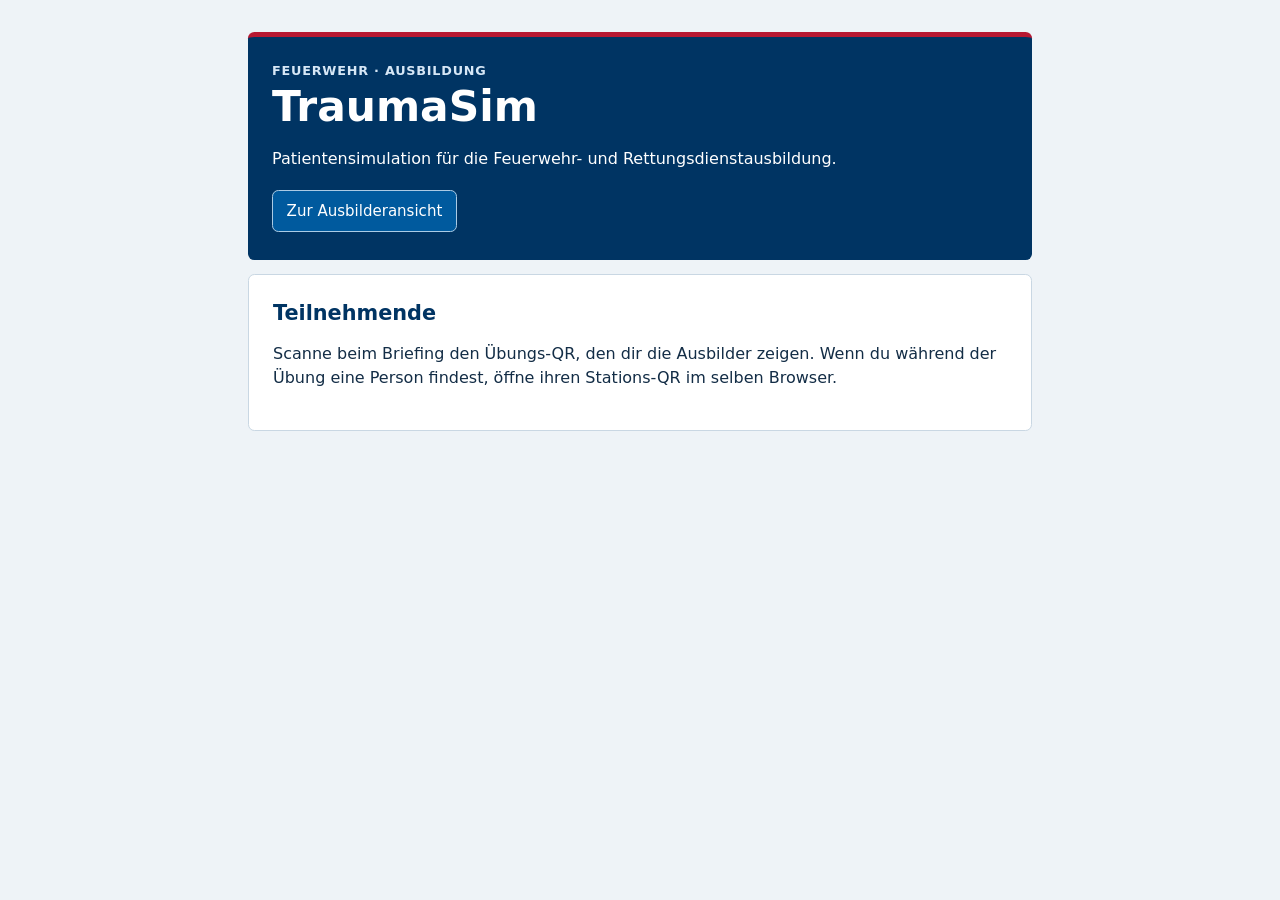
<file: index.html>
<!doctype html>
<html lang="de">
<head>
  <meta charset="utf-8">
  <meta name="viewport" content="width=device-width,initial-scale=1">
  <meta name="referrer" content="no-referrer">
  <meta http-equiv="Content-Security-Policy" content="default-src 'self'; connect-src 'none'; base-uri 'none'">
  <title>TraumaSim</title>
  <link rel="stylesheet" href="style.css?v=hamburg">
</head>
<body><main>
  <section class="panel page-banner">
    <div class="muted">FEUERWEHR · AUSBILDUNG</div>
    <h1>TraumaSim</h1>
    <p>Patientensimulation für die Feuerwehr- und Rettungsdienstausbildung.</p>
    <a class="action" href="trainer.html">Zur Ausbilderansicht</a>
  </section>
  <section class="panel">
    <h2>Teilnehmende</h2>
    <p>Scanne beim Briefing den Übungs-QR, den dir die Ausbilder zeigen.
      Wenn du während der Übung eine Person findest, öffne ihren Stations-QR
      im selben Browser.</p>
  </section>
</main></body>
</html>
</file>
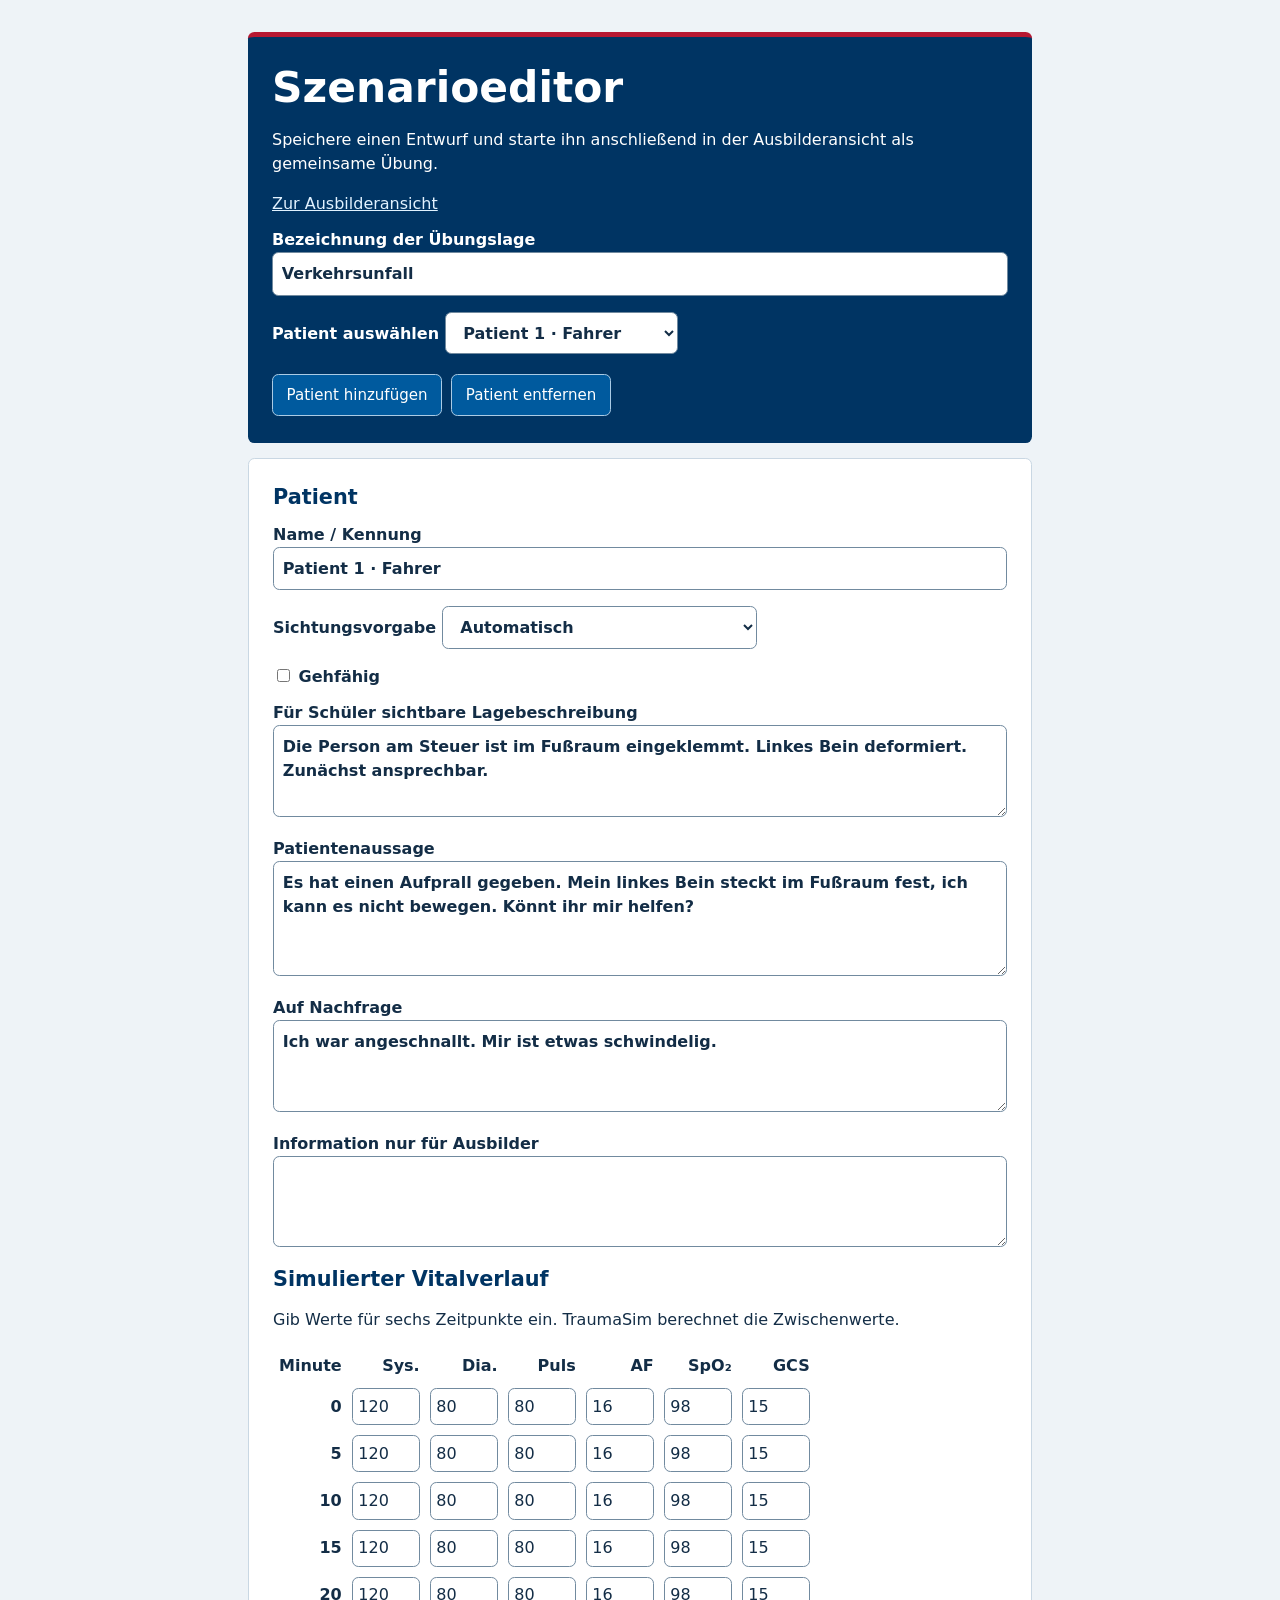
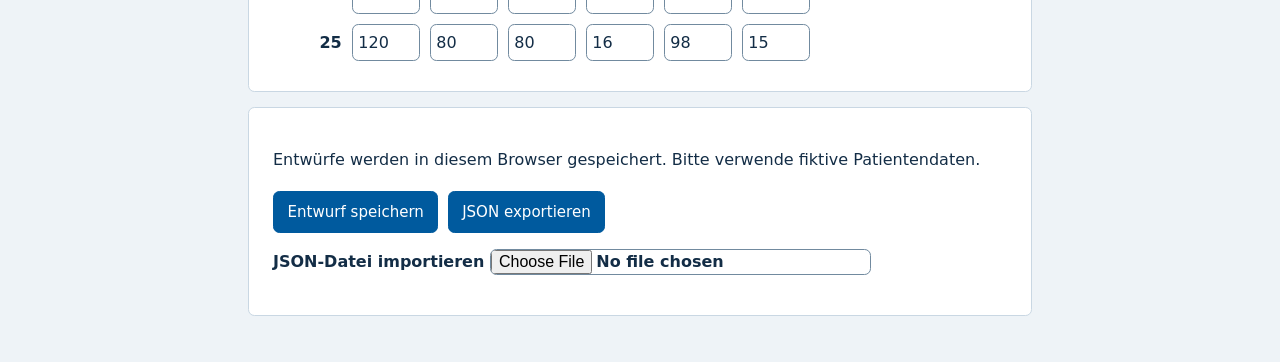
<file: editor.html>
<!doctype html>
<html lang="de">
<head>
  <meta charset="utf-8">
  <meta name="viewport" content="width=device-width,initial-scale=1">
  <title>TraumaSim · Szenarioeditor</title>
  <link rel="stylesheet" href="style.css?v=hamburg">
</head>
<body><main>
  <section class="panel page-banner">
    <h1>Szenarioeditor</h1>
    <p>Speichere einen Entwurf und starte ihn anschließend in der Ausbilderansicht als gemeinsame Übung.</p>
    <a href="trainer.html">Zur Ausbilderansicht</a>
    <label>Bezeichnung der Übungslage <input id="caseTitle" maxlength="120"></label>
    <label>Patient auswählen <select id="choose"></select></label>
    <button id="add">Patient hinzufügen</button>
    <button id="remove">Patient entfernen</button>
  </section>
  <section class="panel">
    <h2>Patient</h2>
    <label>Name / Kennung <input id="name" maxlength="100"></label>
    <label>Sichtungsvorgabe
      <select id="triageMode">
        <option value="" disabled hidden>Sichtungsvorgabe auswählen</option>
        <option value="automatic">Automatisch</option>
        <option value="affected">SK B · Betroffene</option>
        <option value="black">SK Schwarz</option>
      </select>
    </label>
    <label><input id="walkable" type="checkbox"> Gehfähig</label>
    <label>Für Schüler sichtbare Lagebeschreibung <textarea id="intro" rows="3" maxlength="2000"></textarea></label>
    <label>Patientenaussage <textarea id="story" rows="4" maxlength="2000"></textarea></label>
    <label>Auf Nachfrage <textarea id="questions" rows="3" maxlength="2000"></textarea></label>
    <label>Information nur für Ausbilder <textarea id="secret" rows="3" maxlength="2000"></textarea></label>
    <h2>Simulierter Vitalverlauf</h2>
    <p>Gib Werte für sechs Zeitpunkte ein. TraumaSim berechnet die Zwischenwerte.</p>
    <div class="curve-table"><table>
      <thead><tr><th scope="col">Minute</th><th scope="col">Sys.</th><th scope="col">Dia.</th><th scope="col">Puls</th><th scope="col">AF</th><th scope="col">SpO₂</th><th scope="col">GCS</th></tr></thead>
      <tbody id="points"></tbody>
    </table></div>
  </section>
  <section class="panel">
    <p>Entwürfe werden in diesem Browser gespeichert. Bitte verwende fiktive Patientendaten.</p>
    <button id="save">Entwurf speichern</button>
    <button id="export">JSON exportieren</button>
    <label>JSON-Datei importieren <input id="import" type="file" accept=".json,application/json"></label>
    <p id="message" role="status"></p>
  </section>
</main>
<script src="patients.js"></script>
<script src="scenario-validation.js?v=triage"></script>
<script src="editor.js?v=triage"></script>
</body>
</html>
</file>
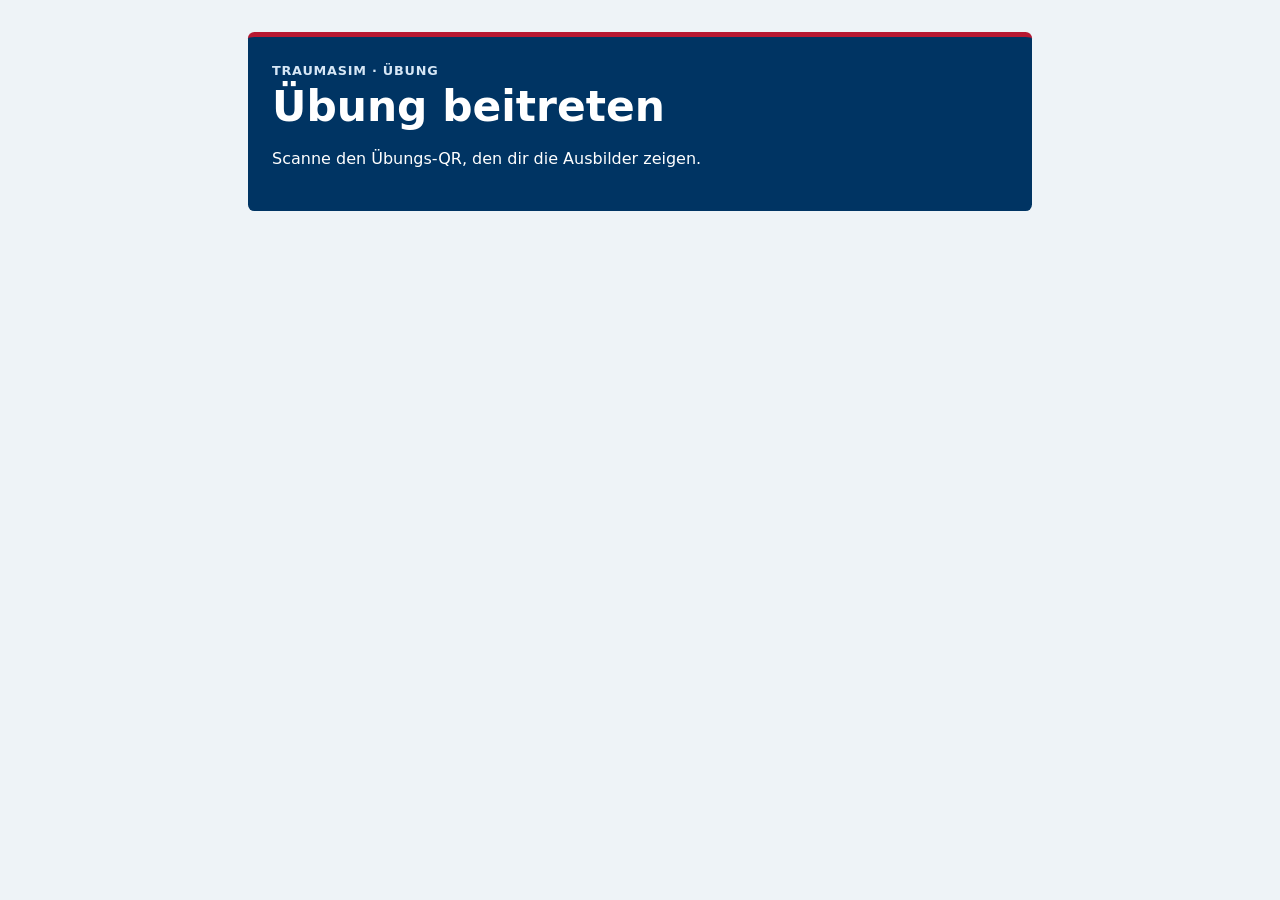
<file: join.html>
<!doctype html>
<html lang="de">
<head>
  <meta charset="utf-8">
  <meta name="viewport" content="width=device-width,initial-scale=1">
  <meta name="referrer" content="no-referrer">
  <meta http-equiv="Content-Security-Policy" content="default-src 'self'; connect-src https://pekluohczuojlyxsvght.supabase.co; base-uri 'none'; form-action 'none'">
  <title>TraumaSim · Übung beitreten</title>
  <link rel="stylesheet" href="style.css?v=hamburg">
</head>
<body>
  <main>
    <section class="panel page-banner">
      <div class="muted">TRAUMASIM · ÜBUNG</div>
      <h1 id="joinTitle">Übung beitreten</h1>
      <p id="joinStatus" role="status">Übungszugang wird geprüft …</p>
      <button id="joinRetry" hidden>Erneut versuchen</button>
      <p id="joinInstructions" hidden>Du kannst diese Seite schließen. Wenn du während der Übung eine Person findest, scanne ihren Stations-QR und öffne ihn im selben Browser.</p>
    </section>
  </main>
  <script src="supabase-config.js"></script>
  <script src="sync.js"></script>
  <script src="join.js?v=station-scan"></script>
</body>
</html>
</file>
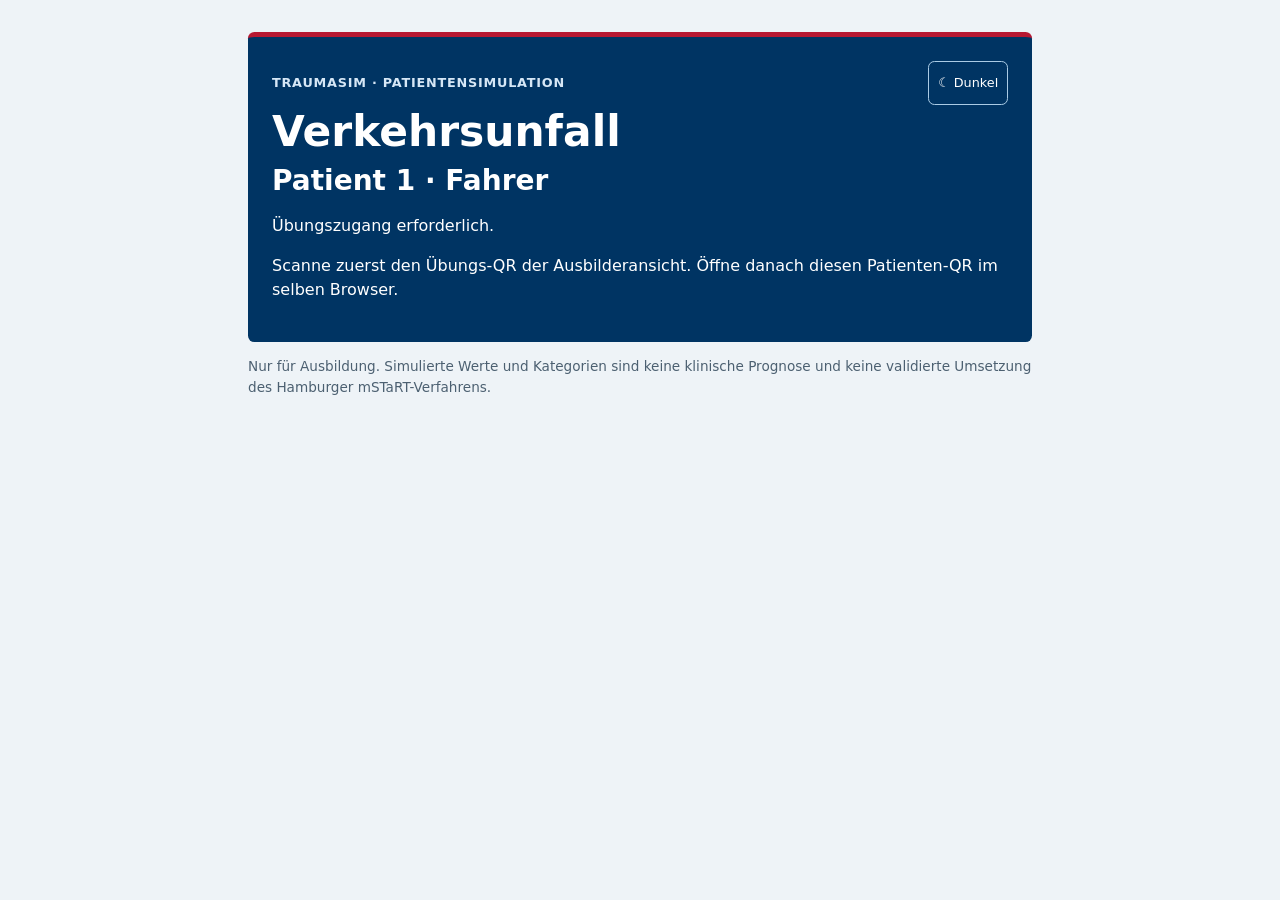
<file: patient.html>
<!doctype html><html lang="de"><head><meta charset="utf-8"><meta name="viewport" content="width=device-width,initial-scale=1"><meta name="referrer" content="no-referrer"><meta http-equiv="Content-Security-Policy" content="default-src 'self'; connect-src https://pekluohczuojlyxsvght.supabase.co; base-uri 'none'; form-action 'none'">
<title>TraumaSim · Patientenansicht</title><script src="theme.js"></script><link rel="stylesheet" href="style.css?v=dark-mode"></head><body><main id="content">
<div class="panel page-banner"><div class="banner-topline">
  <span class="banner-label muted">TRAUMASIM · PATIENTENSIMULATION</span>
  <button type="button" class="theme-toggle" data-theme-toggle hidden></button>
</div><h1 id="caseTitle">Übungslage</h1><h2 id="patientTitle" class="patient-station-title"></h2><p id="patientIdentityDetails" class="patient-identity-details muted small" hidden></p><p id="intro"></p><p id="syncStatus" role="status">Verbindung zur Übung wird geprüft …</p>
<p id="previewBanner" class="muted" hidden>Schüler-Vorschau · Der Verlauf wird hier nur angezeigt.</p>
<p id="connectionNotice" class="warning" role="status" hidden></p>
<button id="retryConnection" type="button" hidden>Erneut verbinden</button>
<p id="joinHint" hidden>Scanne zuerst den Übungs-QR der Ausbilderansicht. Öffne danach diesen Patienten-QR im selben Browser.</p>
<p id="stationRecovery" hidden>Scanne den aktuellen Stations-QR vor Ort. Falls der Ausdruck zu einer früheren Übung gehört, bitte die Ausbilder um einen neuen Stations-QR oder Patientenlink.</p>
<button id="startPatient" type="button" hidden>Patient starten</button></div>
<section class="panel" id="triageChoicePanel" aria-labelledby="triageChoiceHeading" hidden>
<h2 id="triageChoiceHeading">Eigene Sichtung</h2>
<p id="triageObservation" hidden></p>
<p id="triageChoicePrompt">Tippe auf deine Sichtungskategorie. Die Soll-SK erscheint nach vier Sekunden.</p>
<div id="triageChoiceButtons" class="triage-choices" role="group" aria-labelledby="triageChoiceHeading">
  <button class="triage triage-choice red" type="button" data-category="red">SK I · Rot</button>
  <button class="triage triage-choice yellow" type="button" data-category="yellow">SK II · Gelb</button>
  <button class="triage triage-choice green" type="button" data-category="green">SK III · Grün</button>
  <button class="triage triage-choice affected" type="button" data-category="affected">SK B · Betroffene</button>
  <button class="triage triage-choice black" type="button" data-category="black">SK Schwarz</button>
</div>
<button id="cancelTriageChange" type="button" hidden>Abbrechen</button>
</section>
<section class="panel" id="triagePanel" aria-label="Sichtungskategorie im Übungsmodell" hidden>
  <div id="triageAutoLabel" class="muted">Sichtungskategorie · Übungsmodell</div>
  <div id="triageComparison" class="triage-comparison">
    <div id="triageOwnBox" class="triage" hidden>
      <span class="triage-caption">Deine SK</span>
      <strong id="triageOwnChoice" tabindex="-1"></strong>
    </div>
    <div id="triageBox" class="triage">
      <span id="triageTargetLabel" class="triage-caption" hidden>Soll-SK</span>
      <div role="status">
        <strong id="triage"></strong>
        <span id="triageChoicePending" hidden>Wird gleich aufgedeckt …</span>
      </div>
    </div>
  </div>
  <button id="changeTriageChoice" type="button" aria-controls="triageChoicePanel" hidden>Eigene SK ändern</button>
  <div id="triageExplanation" class="triage-explanation" hidden>
    <div id="triageReason"></div>
    <div id="patientCondition" class="condition"></div>
  </div>
</section>
<div class="panel" id="vitalsPanel" hidden><div class="monitor" role="group" aria-label="Simulierter Patientenmonitor"><div class="monitor-head"><span>TraumaSim · Monitoransicht</span><span class="monitor-timer">Seit Patientenkontakt <strong id="monitorElapsed">00:00</strong></span><span>SIMULATION · KEIN MEDIZINGERÄT</span></div>
<div class="monitor-layout"><div class="monitor-traces">
<div class="trace"><span class="trace-label ecg">II · EKG</span><time id="ecgClock" class="trace-clock" title="Aktuelle Uhrzeit in Berlin" hidden></time><svg class="trace-svg" viewBox="0 0 600 90" preserveAspectRatio="none" aria-hidden="true"><path class="gridline" d="M0 45H600 M0 15H600 M0 75H600"/><path id="ecgTrace" class="wave ecg-stroke" d="M0 45H600"/></svg></div>
<div class="trace"><span class="trace-label spo">SpO₂ · Pleth</span><svg class="trace-svg" viewBox="0 0 600 90" preserveAspectRatio="none" aria-hidden="true"><path class="gridline" d="M0 45H600"/><path id="plethTrace" class="wave spo-stroke" d="M0 60H600"/></svg></div>
<div class="trace"><span class="trace-label resp">AF · schematisch</span><svg class="trace-svg" viewBox="0 0 600 90" preserveAspectRatio="none" aria-hidden="true"><path class="gridline" d="M0 45H600"/><path id="respTrace" class="wave resp-stroke" d="M0 45H600"/></svg></div>
</div><div class="monitor-numbers">
<div class="monitor-value ecg"><span><b id="rateLabel">Puls</b> <small>/min</small></span><strong id="hr"></strong></div>
<div class="monitor-value spo"><span>SpO₂ <small>%</small></span><strong id="spo"></strong></div>
<div class="monitor-value resp"><span>AF <small>/min</small></span><strong id="rr"></strong></div>
</div></div>
<div class="monitor-footer"><div class="monitor-bp"><span>NIBP · mmHg</span><strong id="bp"></strong><div class="muted small" id="bpTime" hidden></div><div class="muted small" id="bpPrevious" hidden></div><div class="muted small" id="bpNext" hidden></div></div><div class="monitor-gcs"><span>GCS</span><strong id="gcs"></strong><small>/15</small></div></div></div><p class="muted small">Die Kurven sind schematisch animiert und nicht aus echten EKG- oder Sensordaten abgeleitet.</p></div>
<div id="storyPanel" class="panel" hidden><details open><summary>🗣 Patientenstory – Was ist passiert?</summary><blockquote id="story" class="story-text"></blockquote><p id="patientQuestions" hidden><strong>Auf Nachfrage:</strong> <span id="questions"></span></p></details></div>
<section id="patientPrimarySurvey" class="panel primary-survey" aria-labelledby="patientSurveyTitle" hidden>
  <h2 id="patientSurveyTitle">xABCDE · Übungsbefund</h2>
  <dl data-survey-findings></dl>
  <div data-survey-risks hidden><h3>Mögliche Verschlechterungen</h3><ul></ul></div>
  <p class="muted small" data-survey-note hidden></p>
</section>
<div id="clockPanel" class="panel" hidden><div class="muted small">Gemeinsame Patientenzeit: <span id="elapsed">00:00</span></div></div>
<p class="muted small">Nur für Ausbildung. Simulierte Werte und Kategorien sind keine klinische Prognose und keine validierte Umsetzung des Hamburger mSTaRT-Verfahrens.</p>
<p id="patientIdentitySource" class="patient-name-source muted small" hidden></p>
</main><script src="patients.js?v=patient-identity"></script><script src="supabase-config.js"></script><script src="sync.js?v=station-heading"></script><script src="student.js?v=station-heading"></script></body></html>
</file>
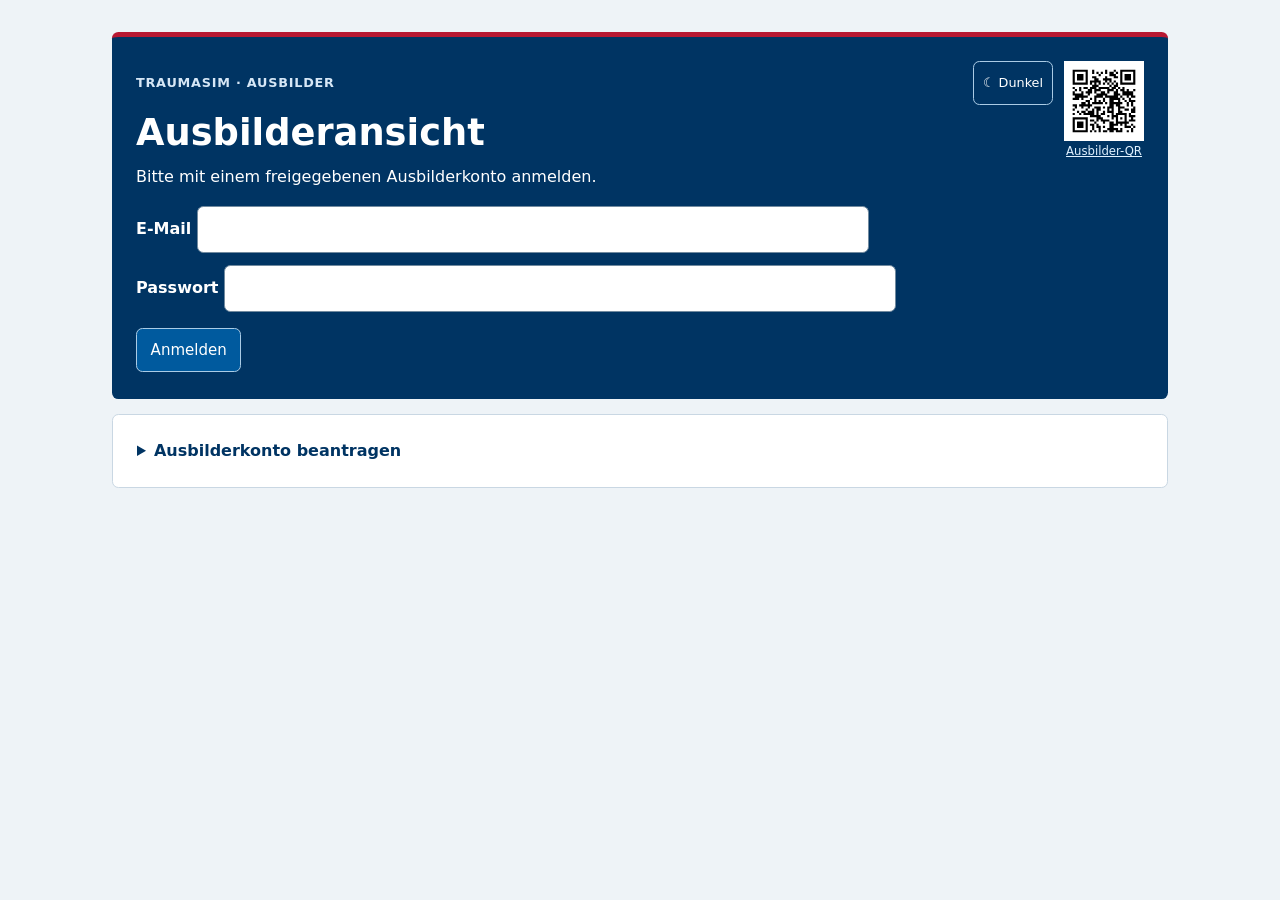
<file: trainer.html>
<!doctype html>
<html lang="de">
<head>
  <meta charset="utf-8">
  <meta name="viewport" content="width=device-width,initial-scale=1">
  <meta name="referrer" content="no-referrer">
  <meta http-equiv="Content-Security-Policy" content="default-src 'self'; connect-src https://pekluohczuojlyxsvght.supabase.co; base-uri 'none'; form-action 'none'">
  <title>TraumaSim · Ausbilderansicht</title>
  <script src="theme.js"></script>
  <link rel="stylesheet" href="style.css?v=dark-mode">
</head>
<body><main class="trainer-shell">
  <section class="panel page-banner trainer-banner">
    <div class="banner-topline">
      <span class="banner-label muted">TRAUMASIM · AUSBILDER</span>
      <button type="button" class="theme-toggle" data-theme-toggle hidden></button>
    </div>
    <h1>Ausbilderansicht</h1>
    <p id="message" role="status">Bitte mit einem freigegebenen Ausbilderkonto anmelden.</p>
    <a id="trainerLoginLink" class="trainer-login-qr" href="trainer.html" target="_blank" rel="noopener"
      aria-label="Ausbilder-QR, Anmeldung in neuem Tab öffnen">
      <span id="trainerLoginQr" class="trainer-login-qr-image" aria-hidden="true"></span>
      <span>Ausbilder-QR</span>
    </a>
    <form id="login">
      <label>E-Mail <input id="email" type="email" autocomplete="username" required></label>
      <label>Passwort <input id="password" type="password" autocomplete="current-password" required></label>
      <button>Anmelden</button>
    </form>
    <button id="logout" class="action-secondary" hidden>Abmelden</button>
  </section>

  <details id="requestTrainer" class="panel">
    <summary>Ausbilderkonto beantragen</summary>
    <form id="requestTrainerForm">
      <label>E-Mail für das Ausbilderkonto <input id="requestTrainerEmail" type="email" autocomplete="email" maxlength="254" required></label>
      <button type="submit">Zugang beantragen</button>
    </form>
    <p id="requestTrainerFeedback" role="status"></p>
    <a id="notifyTrainerOwner" hidden>Philipp per E-Mail informieren</a>
  </details>
  <section id="activateTrainer" class="panel" hidden>
    <h2>Passwort für dein Ausbilderkonto setzen</h2>
    <form id="activateTrainerForm">
      <label>Neues Passwort (mindestens 12 Zeichen) <input id="enrollmentPassword" type="password" autocomplete="new-password" minlength="12" required></label>
      <label>Passwort wiederholen <input id="enrollmentConfirm" type="password" autocomplete="new-password" minlength="12" required></label>
      <button type="submit">Konto aktivieren und anmelden</button>
    </form>
    <p id="enrollmentFeedback" role="status"></p>
    <a href="trainer.html">Zur Anmeldung</a>
  </section>
  <details id="trainerAccess" class="panel" hidden>
    <summary>Kontofreigaben <span id="trainerAccessCount" class="muted small"></span></summary>
    <button id="reloadTrainerAccess" type="button" class="action-secondary">Anfragen aktualisieren</button>
    <p id="trainerAccessFeedback" role="status"></p>
    <ul id="trainerAccessList" class="trainer-access-list"></ul>
    <a id="sendTrainerInvite" class="action" target="_blank" rel="noopener noreferrer" hidden>Einladung in Gmail öffnen</a>
    <label id="trainerInviteLinkLabel" hidden>Einladungslink zum Kopieren <input id="trainerInviteLink" readonly></label>
  </details>

  <div id="workspace" hidden>
    <section class="panel workspace-panel">
      <div class="workspace-header">
        <section class="active-exercise" aria-labelledby="activeExerciseLabel activeExerciseTitle">
          <div id="activeExerciseLabel" class="active-exercise-label">Aktive Übung</div>
          <div class="exercise-title-line">
            <h2 id="activeExerciseTitle">Keine Übung ausgewählt</h2>
            <button id="editExerciseTitle" class="action-secondary" type="button" aria-controls="renameExerciseForm" hidden>Umbenennen</button>
          </div>
          <form id="renameExerciseForm" hidden>
            <label for="renameExerciseTitle">Übungsname</label>
            <input id="renameExerciseTitle" maxlength="120" required>
            <div class="rename-exercise-actions">
              <button id="saveExerciseTitle" type="submit">Speichern</button>
              <button id="cancelExerciseTitle" class="action-secondary" type="button">Abbrechen</button>
            </div>
          </form>
          <label class="exercise-switch" for="exercise">Übung wechseln
            <select id="exercise"></select>
          </label>
          <p id="exerciseNameFeedback" class="trainer-feedback" role="status"></p>
        </section>
        <nav class="trainer-views" aria-label="Ausbilderbereiche">
          <button id="showManagement" type="button" aria-controls="managementView" aria-pressed="true">
            <svg class="trainer-view-icon" aria-hidden="true" focusable="false"><use href="station-icons.svg?v=trainer-usability#overview"></use></svg>
            <strong>Übersicht</strong>
          </button>
          <button id="showConfiguration" type="button" aria-controls="configurationView" aria-pressed="false">
            <svg class="trainer-view-icon" aria-hidden="true" focusable="false"><use href="station-icons.svg?v=trainer-usability#configuration"></use></svg>
            <strong>Konfiguration</strong>
          </button>
          <button id="showExercise" type="button" aria-controls="exerciseView" aria-pressed="false">
            <svg class="trainer-view-icon" aria-hidden="true" focusable="false"><use href="station-icons.svg?v=trainer-usability#exercise"></use></svg>
            <strong>Live-Übung</strong>
          </button>
        </nav>
      </div>
      <div id="exerciseToolbar" class="exercise-toolbar" hidden>
        <div class="exercise-quick-controls" role="group" aria-label="Übungssteuerung">
          <div class="arrival-timer">
            <p><span class="muted small">Seit Eintreffen</span> <span id="arrivalClock">–</span></p>
            <button id="startArrival" type="button" data-action="start_arrival" disabled>Eintreffen erfassen</button>
          </div>
          <div class="exercise-tool-actions">
            <button id="showExerciseQr" class="action-secondary" type="button" aria-haspopup="dialog" aria-controls="exerciseJoin" hidden>Übungs-QR</button>
            <button id="shareCurrentExercise" class="action-secondary" type="button" aria-haspopup="dialog" aria-controls="shareExerciseDialog">Übung teilen</button>
          </div>
        </div>
        <details id="exerciseAdvanced">
          <summary>Weitere Steuerung</summary>
          <div class="exercise-tool-actions">
            <button id="clearArrival" class="action-danger" type="button" data-action="clear_arrival" disabled>Zeitmessung zurücksetzen</button>
            <button id="resetAll" class="action-danger" type="button" data-action="reset_all">Ganze Übung zurücksetzen</button>
            <button id="closeExercise" class="action-danger" type="button" data-action="close">Übung deaktivieren</button>
          </div>
        </details>
        <p id="exerciseFeedback" class="trainer-feedback" role="status"></p>
      </div>
    </section>
    <div id="managementView">
      <section class="panel" aria-labelledby="newExerciseTitle">
        <h2 id="newExerciseTitle">Neue Übung</h2>
        <form id="create">
          <label>Übungsname <input id="exerciseTitle" maxlength="120" required></label>
          <div class="booking-actions">
            <button id="createEmptyExercise" type="submit" value="create_empty">Übung anlegen</button>
            <button class="action-secondary" type="submit" value="create">Beispielübung anlegen</button>
          </div>
          <p id="createFeedback" class="trainer-feedback" role="status"></p>
        </form>
        <details>
          <summary>Eigenes Szenario starten</summary>
          <p>Verwende deinen zuletzt gespeicherten Entwurf aus dem <a href="editor.html">Szenarioeditor</a> oder lade dessen JSON-Datei hoch.</p>
          <label>JSON-Datei (optional) <input id="scenarioFile" type="file" accept="application/json,.json"></label>
          <button id="createCustom" type="button">Eigenes Szenario starten</button>
          <p id="scenarioIssue" class="warning" role="status" hidden></p>
          <p id="customFeedback" class="trainer-feedback" role="status"></p>
        </details>
      </section>
      <section class="panel" aria-labelledby="managementTitle">
        <div class="management-heading">
          <h2 id="managementTitle">Übungsübersicht</h2>
          <button id="refreshManagement" class="action-secondary" type="button">Übersicht aktualisieren</button>
        </div>
        <p id="managementFeedback" class="trainer-feedback" role="status"></p>
        <p id="managementStatus" class="muted small" role="status" hidden></p>
        <div id="managementGroups" hidden>
          <section aria-labelledby="activeExercisesTitle">
            <h3 id="activeExercisesTitle">Aktive Übungen</h3>
            <p id="activeExercisesEmpty" class="muted small" hidden>Keine aktiven Übungen.</p>
            <ul id="activeExercises" class="management-list"></ul>
          </section>
          <section aria-labelledby="inactiveExercisesTitle">
            <h3 id="inactiveExercisesTitle">Inaktive Übungen</h3>
            <p id="inactiveExercisesEmpty" class="muted small" hidden>Keine inaktiven Übungen.</p>
            <ul id="inactiveExercises" class="management-list"></ul>
          </section>
          <section aria-labelledby="exerciseTemplatesTitle">
            <h3 id="exerciseTemplatesTitle">Gespeicherte Vorlagen</h3>
            <p id="exerciseTemplatesEmpty" class="muted small" hidden>Keine gespeicherten Vorlagen.</p>
            <ul id="exerciseTemplates" class="management-list"></ul>
            <details id="templateSettings" hidden>
              <summary>Durchlauf aus Vorlage anlegen</summary>
              <form id="startTemplateForm">
                <label>Vorlage <select id="exerciseTemplate" required></select></label>
                <label>Name des Durchlaufs <input id="templateRunTitle" maxlength="120" required></label>
                <button type="submit">Durchlauf anlegen</button>
                <p id="templateStartFeedback" class="trainer-feedback" role="status"></p>
              </form>
            </details>
            <details id="templateManagement" hidden>
              <summary>Aus aktiver Übung als Vorlage speichern</summary>
              <p class="muted small">Speichere Patientenprofile, Besetzung und Sichtungseinstellung der ausgewählten Übung zur Wiederverwendung.</p>
              <form id="saveTemplateForm">
                <label>Name der Vorlage <input id="templateTitle" maxlength="120" required></label>
                <button type="submit">Vorlage speichern</button>
              </form>
              <form id="updateTemplateForm" hidden>
                <label>Vorhandene Vorlage <select id="templateToUpdate" required></select></label>
                <button id="updateTemplate" class="action-secondary" type="submit">Vorlage aktualisieren</button>
              </form>
              <p id="templateFeedback" class="trainer-feedback" role="status"></p>
            </details>
          </section>
        </div>
      </section>
    </div>
    <div id="configurationView" hidden>
      <section id="noConfigurationExercise" class="panel">
        <h2>Keine Übung ausgewählt</h2>
        <p>Wähle eine aktive Übung oder lege in der Übersicht eine neue an.</p>
        <button id="overviewFromConfiguration" class="action-secondary" type="button">Zur Übersicht</button>
      </section>
      <div id="configurationEditor" hidden>
        <section id="stationDraftRecovery" class="panel" aria-labelledby="stationDraftTitle" hidden>
          <h2 id="stationDraftTitle">Ungespeicherte Stationsentwürfe</h2>
          <p>Diese Entwürfe wurden in diesem Browser für die ausgewählte Übung gesichert.</p>
          <div id="stationDrafts"></div>
        </section>

        <section class="panel">
          <h2 id="configurationTitle" tabindex="-1">Fahrzeuge zusammenstellen</h2>
          <p class="muted small">Ergänze oder bearbeite Fahrzeuge in der ausgewählten Übung.</p>
          <details class="booking-card" id="carBooking">
            <summary><span class="station-heading"><svg class="station-icon" aria-hidden="true" focusable="false"><use href="station-icons.svg#car"></use></svg>Pkw mit Insassen</span><span class="muted small">Bis zu 5 Sitzplätze</span></summary>
            <div class="booking-fields">
              <p>Lege je besetztem Sitzplatz das Verletzungsprofil und die Befreiungslage fest. Wähle „Leer“, um einen Insassen zu entfernen. Beim Bearbeiten kannst du Insassen auch umsetzen.</p>
              <p class="muted small">Bei <strong>Eingeschlossen</strong> ist der Ausstieg versperrt. Bei <strong>Eingeklemmt</strong> steckt ein Körperteil fest, etwa im Fußraum.</p>
              <label id="editCarChoice" hidden>Pkw auswählen
                <select id="editCar"></select>
              </label>
              <p id="carEditStatus" class="muted small" role="status" hidden></p>
              <p id="carUnsaved" class="warning small" hidden>Ungespeicherte Pkw-Änderungen</p>
              <form id="carForm">
                <div class="vehicle-fields">
                  <label>Fahrzeug (optional)
                    <input id="carDescription" maxlength="120" placeholder="z. B. roter Volvo">
                  </label>
                  <label>Lage (optional)
                    <input id="carSituation" maxlength="200" placeholder="z. B. Seitenlage, Fahrertür deformiert">
                  </label>
                </div>
                <div id="carSeats"></div>
                <div class="booking-actions">
                  <button id="attachCar" type="submit" hidden>Zur aktiven Übung hinzufügen</button>
                  <button id="saveCar" type="submit" hidden>Änderungen speichern</button>
                </div>
                <p id="carFeedback" class="trainer-feedback" role="status"></p>
              </form>
            </div>
          </details>
          <details class="booking-card" id="busBooking">
            <summary><span class="station-heading"><svg class="station-icon" aria-hidden="true" focusable="false"><use href="station-icons.svg#bus"></use></svg>Busunfall</span><span class="muted small">5 oder 10 Personen</span></summary>
            <div class="booking-fields">
              <p>Wähle eine vorbereitete Busbesetzung mit eigenen Patientenrollen und Auffindeorten.</p>
              <label>Busbesetzung einschließlich Fahrer
                <select id="busCapacity">
                  <option value="5">Bus mit 5 Personen</option>
                  <option value="10">Bus mit 10 Personen</option>
                </select>
              </label>
              <div class="booking-actions">
                <button id="attachBus" type="button" hidden>Zur aktiven Übung hinzufügen</button>
              </div>
              <p id="busFeedback" class="trainer-feedback" role="status"></p>
            </div>
          </details>
          <details class="booking-card" id="truckBooking">
            <summary><span class="station-heading"><svg class="station-icon" aria-hidden="true" focusable="false"><use href="station-icons.svg#truck"></use></svg>Lkw mit Insassen</span><span class="muted small">Fahrer- und Beifahrerplatz</span></summary>
            <div class="booking-fields">
              <label id="editTruckChoice" hidden>Lkw auswählen
                <select id="editTruck"></select>
              </label>
              <p id="truckEditStatus" class="muted small" role="status" hidden></p>
              <p id="truckUnsaved" class="warning small" hidden>Ungespeicherte Lkw-Änderungen</p>
              <form id="truckForm">
                <div class="vehicle-fields">
                  <label>Fahrzeug (optional)
                    <input id="truckDescription" maxlength="120" placeholder="z. B. weißer MAN">
                  </label>
                  <label>Lage (optional)
                    <input id="truckSituation" maxlength="200" placeholder="z. B. Seitenlage am Straßenrand">
                  </label>
                </div>
                <div id="truckSeats"></div>
                <div class="booking-actions">
                  <button id="attachTruck" type="submit" hidden>Zur aktiven Übung hinzufügen</button>
                  <button id="saveTruck" type="submit" hidden>Änderungen speichern</button>
                </div>
                <p id="truckFeedback" class="trainer-feedback" role="status"></p>
              </form>
            </div>
          </details>
        </section>
        <section class="panel">
          <h2>Weitere Einsatzstellen</h2>
          <details class="booking-card" id="objectBooking">
            <summary><span class="station-heading"><svg class="station-icon" aria-hidden="true" focusable="false"><use href="station-icons.svg#entrapment"></use></svg>Einklemmung unter oder zwischen Gegenständen</span></summary>
            <div class="booking-fields">
              <label id="editObjectChoice" hidden>Klemmstelle auswählen
                <select id="editObject"></select>
              </label>
              <p id="objectEditStatus" class="muted small" role="status" hidden></p>
              <p id="objectUnsaved" class="warning small" hidden>Ungespeicherte Änderungen an der Klemmstelle</p>
              <form id="objectForm">
                <label>Gegenstand <select id="objectType" required></select></label>
                <label>Klemmlage <select id="objectPosition" required></select></label>
                <label>Auffindeort oder Lage (optional)
                  <input id="objectSituation" maxlength="200" placeholder="z. B. neben der Werkstatttür">
                </label>
                <div id="objectSeats"></div>
                <div class="booking-actions">
                  <button id="attachObject" type="submit" hidden>Zur aktiven Übung hinzufügen</button>
                  <button id="saveObject" type="submit" hidden>Änderungen speichern</button>
                </div>
                <p id="objectFeedback" class="trainer-feedback" role="status"></p>
              </form>
            </div>
          </details>
        </section>
        <section id="triageSettings" class="panel" hidden>
          <h2>Sichtung in der Schüleransicht</h2>
          <form id="triageSettingsForm">
            <label for="triageMode">Wann erscheint die Sichtungskategorie?</label>
            <select id="triageMode">
              <option value="automatic">Automatisch nach der Wartezeit</option>
              <option value="choose">Eigene Sichtung vor Auflösung</option>
            </select>
            <button type="submit">Sichtungseinstellung speichern</button>
            <p id="triageSettingsFeedback" class="trainer-feedback" role="status"></p>
          </form>
        </section>
      </div>
    </div>
    <div id="exerciseView" hidden>
      <section id="noExercise" class="panel">
        <h2 id="noExercisePatientsTitle" tabindex="-1">Patientenübersicht</h2>
        <p>Wähle oben eine Übung aus oder lege eine in der Übersicht an.</p>
      </section>
      <div id="patientWorkspace" class="patient-workspace" data-detail-open="false">
        <section id="live" class="panel" hidden>
          <h2 id="patientOverviewTitle" tabindex="-1">Patientenübersicht</h2>
          <p id="liveTitle"></p>
          <p id="overviewSync" class="overview-sync small" hidden>
            <strong id="overviewSyncStatus" role="status"></strong>
            <span> · Stand <time id="overviewSyncTime"></time></span>
          </p>
          <dl id="exerciseComposition" class="composition-counts" aria-label="Besetzung der gesamten Übung">
            <div><dt>Pkw</dt><dd id="compositionCars">0</dd></div>
            <div><dt>Lkw</dt><dd id="compositionTrucks">0</dd></div>
            <div><dt>Busse</dt><dd id="compositionBuses">0</dd></div>
            <div><dt>Einklemmungsstellen</dt><dd id="compositionObjects">0</dd></div>
            <div><dt>Personen</dt><dd id="compositionPatients">0</dd></div>
          </dl>
          <p id="emptyPatientOverview" hidden>
            Die Übung enthält noch keine Patienten.
            <button id="configureEmptyExercise" class="action-secondary" type="button">Zur Konfiguration</button>
          </p>
          <details id="stationPrintOptions">
            <summary>QR-Druckliste (A4)</summary>
            <div class="overview-fields">
              <label>Fahrzeug oder Station für den Druck <select id="printVehicle"></select></label>
              <label>Station für den Druck <select id="printStation"></select></label>
              <label>QR-Codes pro Seite
                <select id="printPerPage">
                  <option value="2">2 pro Seite</option>
                  <option value="1">1 pro Seite</option>
                </select>
              </label>
            </div>
            <button id="printStations" class="action-secondary" type="button">Drucken / als PDF speichern</button>
            <p id="printFeedback" class="trainer-feedback" role="status"></p>
            <p class="muted small">Wähle im Druckdialog deinen Drucker oder „Als PDF speichern“.</p>
          </details>
          <ul id="patientOverview" class="patient-groups" aria-label="Live-Zustand der Patienten nach Fahrzeug oder Station"></ul>
        </section>
        <div id="patientDetail" class="patient-detail" role="region" aria-labelledby="patientDetailTitle" hidden>
          <section id="patientControls" class="panel" hidden>
            <h2 id="patientDetailTitle" class="patient-station-title" tabindex="-1"></h2>
            <p id="patientIdentityDetails" class="patient-identity-details muted small" hidden></p>
            <button id="backToPatients" class="action-secondary patient-back" type="button">Zur Patientenliste</button>
            <select id="choose" aria-label="Ausgewählter Patient" hidden></select>
            <p id="patientStatus" aria-live="off"></p>
            <div class="patient-triage-timing">
              <p id="patientTriageTime" class="muted small"></p>
              <button id="markTriage" type="button" data-action="mark_triage" disabled>Sichtung erfassen</button>
            </div>
            <div class="patient-action-buttons">
              <button id="pausePatient" class="action-secondary" type="button" data-action="pause">Patient pausieren</button>
              <button id="resumePatient" class="action-secondary" type="button" data-action="resume">Patient fortsetzen</button>
              <button id="resetPatient" class="action-danger" type="button" data-action="reset">Patient zurücksetzen</button>
            </div>
            <p id="patientFeedback" class="trainer-feedback" role="status"></p>
            <p class="muted small">Nach dem Zurücksetzen wartet der Patient auf einen neuen Aufruf oder auf „Patient starten“.</p>
            <details>
              <summary>Patientenlink und Stations-QR</summary>
              <p><a id="previewPatientLink" class="action action-secondary" target="_blank" rel="noopener noreferrer" hidden>Schüler-Vorschau öffnen</a>
              <a id="openPatientLink" class="action action-secondary" target="_blank" rel="noopener noreferrer">Patientenlink öffnen</a>
              <button id="copyLink" class="action-secondary" type="button">Patientenlink kopieren</button></p>
              <p id="patientLinkFeedback" class="trainer-feedback" role="status"></p>
              <p class="muted small">Der Patientenlink kann beim ersten Öffnen die Patientenuhr starten.</p>
              <input id="patientLink" aria-label="Patientenlink zum manuellen Kopieren" readonly hidden>
              <div id="station" hidden>
                <h3 id="stationTitle">Stations-QR für diesen Patienten</h3>
                <p id="stationLocation" class="muted small" hidden></p>
                <div id="stationQr" class="exercise-qr"></div>
                <button id="stationDownload" class="action-secondary" type="button" hidden>QR-Code als SVG speichern</button>
              </div>
            </details>
          </section>
          <details id="preview" class="panel" hidden>
            <summary>Verlaufsvorschau</summary>
            <p id="secret"></p>
            <label>Übungsverlauf bis 45 Minuten prüfen <input id="seek" type="range" min="0" max="45" value="0" step="1"></label>
            <div class="clock" id="clock">00:00</div>
            <button id="play">▶ Vorschau starten</button>
            <button id="pause" class="action-secondary">⏸ Vorschau pausieren</button>
            <button id="reset" class="action-secondary">↺ Vorschau zurücksetzen</button>
            <label>Vorschaugeschwindigkeit <select id="speed">
              <option value="1">1×</option><option value="5">5×</option><option value="30">30×</option><option value="60">60×</option>
            </select></label>
            <div id="triage" class="triage yellow"></div>
            <div id="previewStory" hidden>
              <h3>Patientenstory</h3>
              <blockquote id="previewStoryText" class="story-text"></blockquote>
              <p id="previewStoryAdditional" class="story-text" hidden></p>
            </div>
            <div class="grid" id="vitals"></div>
          </details>
          <details id="patientPrimarySurvey" class="panel primary-survey" hidden>
            <summary>xABCDE · Übungsbefund</summary>
            <dl data-survey-findings></dl>
            <div data-survey-risks hidden><h4>Mögliche Verschlechterungen</h4><ul></ul></div>
            <p class="muted small" data-survey-note hidden></p>
          </details>
          <p id="patientIdentitySource" class="patient-name-source muted small" hidden></p>
        </div>
      </div>
    </div>
  </div>
</main>
<dialog id="exerciseJoin" class="share-dialog" aria-labelledby="exerciseJoinTitle">
  <div class="share-dialog-heading">
    <h2 id="exerciseJoinTitle">Übungs-QR</h2>
    <button id="closeExerciseQr" class="action-secondary" type="button" autofocus>Schließen</button>
  </div>
  <div id="joinQr" class="exercise-qr"></div>
  <div class="exercise-tool-actions">
    <button id="resizeJoinQr" class="action-secondary" type="button" aria-controls="joinQr">QR vergrößern</button>
    <button id="copyJoin" class="action-secondary" type="button">Übungslink kopieren</button>
    <button id="printJoinQr" class="action-secondary" type="button" disabled>Übungs-QR drucken (A4)</button>
  </div>
  <input id="joinLink" aria-label="Übungslink zum manuellen Kopieren" readonly hidden>
  <p id="joinFeedback" class="trainer-feedback" role="status"></p>
  <p id="expiry" class="muted small"></p>
  <details class="exercise-briefing">
    <summary>Briefing</summary>
    <p class="muted small">Zeige den Übungs-QR beim Briefing und platziere die Stations-QRs bei den Patienten. Während der Übung öffnen die Teilnehmenden die Stations-QRs vor Ort im selben Browser.</p>
    <p id="busBriefing" hidden></p>
  </details>
</dialog>
<dialog id="shareExerciseDialog" class="share-dialog" aria-labelledby="shareExerciseTitle">
  <div class="share-dialog-heading">
    <h2 id="shareExerciseTitle">Übung teilen</h2>
    <button id="closeShareExercise" class="action-secondary" type="button">Schließen</button>
  </div>
  <p>Der Link gibt dem ausgewählten Ausbilderkonto Lesezugriff auf diese Übung.</p>
  <form id="shareExerciseForm">
    <label for="shareEmail">E-Mail des Ausbilderkontos</label>
    <input id="shareEmail" type="email" maxlength="254" autocomplete="email" required>
    <button type="submit">Freigabelink erstellen</button>
  </form>
  <p id="shareStatus" role="status"></p>
  <div id="shareLinkActions" hidden>
    <label for="exerciseShareLink">Freigabelink</label>
    <input id="exerciseShareLink" type="url" readonly>
    <div class="exercise-tool-actions">
      <button id="nativeExerciseShare" type="button" hidden>Teilen …</button>
      <a id="shareViaWhatsApp" class="action action-secondary" target="_blank" rel="noopener noreferrer">WhatsApp öffnen</a>
      <button id="copyExerciseShare" class="action-secondary" type="button">Link kopieren</button>
    </div>
  </div>
  <h3>Freigegebene Konten</h3>
  <p id="noExerciseShares" class="muted small" hidden>Diese Übung ist noch für kein Konto freigegeben.</p>
  <ul id="exerciseShares" class="share-accounts"></ul>
</dialog>
<dialog id="archiveReportDialog" aria-labelledby="archiveReportTitle" aria-describedby="archiveReportAccess">
  <p id="archiveReportAccess" class="muted small">Übungsbericht · Lesezugriff</p>
  <div class="archive-report-heading">
    <h2 id="archiveReportTitle">Übungsbericht</h2>
    <div class="archive-report-actions">
      <button id="exportArchiveCsv" type="button" hidden>CSV herunterladen</button>
      <button id="refreshArchiveReport" type="button" hidden>Aktualisieren</button>
      <button id="closeArchiveReport" type="button" autofocus>Schließen</button>
    </div>
  </div>
  <p id="archiveReportStatus" role="status" hidden></p>
  <div id="archiveReportContent" hidden>
    <dl class="archive-report-meta">
      <div><dt>Status</dt><dd id="archiveReportState"></dd></div>
      <div><dt>Angelegt</dt><dd id="archiveReportCreated"></dd></div>
      <div><dt>Beendet</dt><dd id="archiveReportEnded"></dd></div>
      <div><dt>Eintreffen</dt><dd id="archiveReportArrival"></dd></div>
    </dl>
    <p id="archiveReportEmpty" class="muted small" hidden>Keine Patienten im Bericht.</p>
    <ul id="archiveReportCards" class="archive-report-cards" role="list" aria-label="Patienten im Übungsbericht" hidden></ul>
    <div id="archiveReportTable" class="archive-report-table" role="region" aria-label="Patienten im Übungsbericht" tabindex="0">
      <table>
        <thead>
          <tr>
            <th scope="col">Patient</th>
            <th scope="col">Sichtungskategorie</th>
            <th scope="col">Verlaufsstatus</th>
            <th scope="col">Patientenuhr</th>
            <th scope="col">Erste Sichtung nach Eintreffen</th>
          </tr>
        </thead>
        <tbody id="archiveReportPatients"></tbody>
      </table>
    </div>
  </div>
</dialog>
<dialog id="carChangesDialog" aria-labelledby="carChangesTitle">
  <h2 id="carChangesTitle">Ungespeicherte Pkw-Änderungen</h2>
  <p id="carChangesMessage">Möchtest du die Änderungen vor dem Wechsel speichern?</p>
  <button type="button" data-car-choice="save">Speichern</button>
  <button class="action-danger" type="button" data-car-choice="discard">Verwerfen</button>
  <button class="action-secondary" type="button" data-car-choice="cancel" autofocus>Abbrechen</button>
</dialog>
<div id="exercisePrint" class="exercise-print"></div>
<script src="patients.js?v=verkehrsunfall"></script>
<script src="supabase-config.js"></script>
<script src="sync.js?v=trainer-enrollment"></script>
<script src="vendor/qrcode-generator-2.0.4.js?v=2.0.4"></script>
<script src="scenario-validation.js?v=triage"></script>
<script src="trainer.js?v=overview-starts"></script>
</body>
</html>
</file>
<file: style.css>
:root {
  color-scheme: light;
  --page-bg: #eef3f7;
  --surface: #fff;
  --surface-soft: #f3f7fb;
  --ink: #132d46;
  --muted: #4c6071;
  --line: #c9d7e3;
  --navy: #003463;
  --blue: #005a9e;
  --red: #b71832;
  --banner-bg: #003463;
  --banner-accent: #b71832;
  --button-bg: #005a9e;
  --button-hover: #004780;
  --nav-active: #003463;
  --hover-surface: #e0edf7;
  --active-surface: #edf5fc;
  --active-line: #aec7de;
  --nav-line: #a6bed2;
  --input-line: #718a9f;
  --station-icon-bg: #e4eff8;
  --focus: #0070bc;
  --warning: #765000;
  --yellow-bg: #fff4d5;
  --yellow-ink: #593900;
  --yellow-line: #9c6800;
  --red-bg: #fce8ec;
  --red-ink: #741428;
  --red-line: #b71832;
  --green-bg: #e3f5ec;
  --green-ink: #115135;
  --green-line: #197449;
  --affected-bg: #edf2f6;
  --affected-ink: #263f54;
  --radius: .4rem;
}
:root[data-theme="dark"] {
  color-scheme: dark;
  --page-bg: #101820;
  --surface: #182430;
  --surface-soft: #20303d;
  --ink: #edf5fc;
  --muted: #b5c6d5;
  --line: #44586a;
  --navy: #d8edff;
  --blue: #8ccaff;
  --red: #ff9aaa;
  --banner-bg: #142d45;
  --banner-accent: #e46377;
  --button-bg: #225b8b;
  --button-hover: #2b6799;
  --nav-active: #245c8a;
  --hover-surface: #2d4559;
  --active-surface: #1d3347;
  --active-line: #506a82;
  --nav-line: #587086;
  --input-line: #7890a6;
  --station-icon-bg: #293e52;
  --focus: #8ccaff;
  --warning: #ffda86;
  --yellow-bg: #43321a;
  --yellow-ink: #ffdf94;
  --yellow-line: #bc903f;
  --red-bg: #481f2b;
  --red-ink: #ffc4cd;
  --red-line: #d97086;
  --green-bg: #173a30;
  --green-ink: #a9efd0;
  --green-line: #57b58a;
  --affected-bg: #263747;
  --affected-ink: #d4e2ed;
}
* { box-sizing: border-box; }
body {
  margin: 0;
  padding: clamp(.75rem, 3vw, 2rem);
  background: var(--page-bg);
  color: var(--ink);
  font: 16px/1.5 system-ui, sans-serif;
}
main { max-width: 49rem; margin: auto; }
.trainer-shell { max-width: 66rem; }
.panel {
  margin: .9rem 0;
  padding: clamp(.9rem, 2.8vw, 1.5rem);
  border: 1px solid var(--line);
  border-radius: var(--radius);
  background: var(--surface);
}
.page-banner {
  margin-top: 0;
  border: 0;
  border-top: .32rem solid var(--banner-accent);
  background: var(--banner-bg);
  color: white;
}
.page-banner > .muted:first-child,
.page-banner .banner-label {
  color: #d6e7f6;
  font-size: .8rem;
  font-weight: 650;
  letter-spacing: .06em;
}
.banner-topline { display: flex; flex-wrap: wrap; justify-content: space-between; align-items: center; gap: .15rem .6rem; }
.page-banner .theme-toggle {
  min-height: 2.75rem;
  margin: 0;
  padding: .25rem .55rem;
  background: transparent;
  color: white;
  font-size: .8rem;
  white-space: nowrap;
}
.page-banner .theme-toggle:hover { background: #ffffff22; }
.page-banner h1 {
  margin: .2rem 0 .55rem;
  color: inherit;
  font-size: clamp(1.75rem, 5.5vw, 2.65rem);
  line-height: 1.12;
  overflow-wrap: anywhere;
}
.page-banner h2 { color: inherit; }
.page-banner a:not(.action) { color: #e1f2ff; }
.page-banner .action, .page-banner button {
  border-color: #aacbe5;
}
.page-banner :focus-visible { outline-color: #abdaff; }
.page-banner .warning { color: #ffe6a5; }
.page-banner .muted { color: #d6e7f6; }
.trainer-banner {
  display: grid;
  grid-template-columns: minmax(0, 1fr) auto;
  align-items: start;
  column-gap: .7rem;
}
.trainer-banner > :first-child { grid-area: 1 / 1; }
.trainer-banner h1 {
  grid-area: 2 / 1;
  margin: .2rem 0;
  font-size: clamp(1.35rem, 4.5vw, 2.3rem);
}
.trainer-banner #message { grid-area: 3 / 1 / 4 / 3; margin: .25rem 0; }
.trainer-banner #login { grid-column: 1 / -1; }
.trainer-banner #logout { grid-column: 1; justify-self: start; }
.trainer-access-list { padding: 0; list-style: none; }
.trainer-access-list li { padding: .55rem 0; border-top: 1px solid var(--line); overflow-wrap: anywhere; }
.trainer-access-actions { display: flex; flex-wrap: wrap; gap: .4rem; }
#trainerInviteLink { width: 100%; }
.trainer-login-qr {
  grid-area: 1 / 2 / 3 / 3;
  display: grid;
  justify-items: center;
  gap: .15rem;
  width: 5rem;
  font-size: .73rem;
  text-align: center;
}
.trainer-login-qr-image { display: block; width: 100%; background: #fff; }
.trainer-login-qr-image:empty { display: none; }
.trainer-login-qr-image svg { display: block; width: 100%; height: auto; }
.trainer-shell:has(#workspace:not([hidden])) .trainer-banner {
  grid-template-columns: minmax(0, 1fr) auto;
  align-items: center;
  gap: .2rem .55rem;
  padding-block: .65rem;
}
.trainer-shell:has(#workspace:not([hidden])) .trainer-banner h1 { grid-area: 2 / 1; font-size: clamp(1.15rem, 3.6vw, 1.55rem); }
.trainer-shell:has(#workspace:not([hidden])) .trainer-login-qr { grid-area: 1 / 2 / 3; width: 4.5rem; font-size: .66rem; line-height: 1.2; white-space: nowrap; }
.trainer-shell:has(#workspace:not([hidden])) .trainer-banner #logout { grid-area: 3 / 2; margin: 0; padding-inline: .45rem; }
.trainer-shell:has(#workspace:not([hidden])) .trainer-banner #message { grid-area: 3 / 1; margin: 0; font-size: .85rem; }
@media (max-width: 370px) {
  .trainer-shell:has(#workspace:not([hidden])) .trainer-banner .banner-label { font-size: .66rem; }
  .trainer-shell:has(#workspace:not([hidden])) .trainer-banner h1 { font-size: 1rem; }
}
@media (min-width: 620px) {
  .trainer-shell:has(#workspace:not([hidden])) .trainer-banner { grid-template-columns: minmax(0, 1fr) auto auto; }
  .trainer-shell:has(#workspace:not([hidden])) .trainer-banner #logout { grid-area: 1 / 3 / 4; }
  .trainer-shell:has(#workspace:not([hidden])) .trainer-login-qr { grid-area: 1 / 2 / 4; }
}
.share-dialog {
  box-sizing: border-box;
  width: min(calc(100% - 2rem), 34rem);
  max-height: calc(100% - 2rem);
  padding: clamp(.85rem, 4vw, 1.35rem);
  border: 1px solid var(--line);
  border-radius: var(--radius);
  color: var(--ink);
  background: var(--surface);
}
.share-dialog::backdrop { background: rgb(6 26 43 / .55); }
.share-dialog-heading { display: flex; align-items: start; justify-content: space-between; gap: .55rem; }
.share-dialog-heading h2 { min-width: 0; overflow-wrap: anywhere; }
.share-dialog-heading button { flex: none; margin: 0; }
.share-dialog input { width: 100%; padding: .55rem .7rem; margin-bottom: .45rem; }
.share-dialog label { margin: .65rem 0 .25rem; }
.share-dialog h3 { margin-bottom: .35rem; }
.share-accounts { list-style: none; padding: 0; margin-top: 0; }
.share-accounts li { display: flex; flex-wrap: wrap; align-items: center; justify-content: space-between; gap: .35rem; }
.share-accounts li span { overflow-wrap: anywhere; }
@media (max-width: 370px) {
  .trainer-banner h1 { font-size: 1.22rem; }
  .trainer-banner .banner-label { font-size: .72rem; }
  .trainer-login-qr { width: 4.5rem; }
}
.muted { color: var(--muted); }
.small { font-size: .85rem; line-height: 1.5; }
h1, h2, h3 { line-height: 1.2; overflow-wrap: anywhere; }
h1 { margin: .25rem 0 .7rem; }
h2 { margin: .15rem 0 .7rem; color: var(--navy); font-size: 1.3rem; }
h3 { color: var(--navy); }
.grid { display: grid; grid-template-columns: repeat(2, minmax(0, 1fr)); gap: .65rem; }
.metric { padding: .8rem; border-radius: var(--radius); background: var(--surface-soft); }
.metric strong { display: block; margin: .25rem 0; font-size: 1.75rem; }
.triage { padding: .85rem; border: 2px solid; border-radius: var(--radius); }
.triage.yellow { border-color: var(--yellow-line); background: var(--yellow-bg); color: var(--yellow-ink); }
.triage.red { border-color: var(--red-line); background: var(--red-bg); color: var(--red-ink); }
.triage.green { border-color: var(--green-line); background: var(--green-bg); color: var(--green-ink); }
.triage strong { display: block; font-size: 1.5rem; }
.condition { margin-top: .7rem; padding-top: .55rem; border-top: 1px solid currentColor; font-weight: 600; }
button, select, a.action {
  display: inline-block;
  min-height: 2.65rem;
  margin: .2rem .25rem .2rem 0;
  padding: .55rem .85rem;
  border: 1px solid var(--blue);
  border-radius: var(--radius);
  background: var(--button-bg);
  color: white;
  font: inherit;
  font-size: .94rem;
  text-decoration: none;
}
button, a.action, select { cursor: pointer; }
button:not(:disabled, .triage-choice):hover, a.action:hover { background: var(--button-hover); }
.action-secondary:is(button, a.action), .action-danger:is(button, a.action) {
  background: var(--surface);
  color: var(--blue);
  border-color: currentColor;
}
.action-secondary:is(button, a.action):not(:disabled):hover { background: var(--hover-surface); }
.action-danger:is(button, a.action) { color: var(--red); }
.action-danger:is(button, a.action):not(:disabled):hover { background: var(--red-bg); }
.trainer-shell :is(button, a.action, select) { min-height: 2.75rem; }
.trainer-feedback:not(:empty) {
  margin: .55rem 0 0;
  padding: .35rem .55rem;
  border-left: .2rem solid var(--blue);
  background: var(--surface-soft);
  font-size: .9rem;
}
.trainer-feedback:empty { margin: 0; }
select, input:not([type="range"]), textarea {
  max-width: 100%;
  border: 1px solid var(--input-line);
  border-radius: var(--radius);
  background: var(--surface);
  color: var(--ink);
  font: inherit;
}
label { display: block; margin: .8rem 0; font-weight: 550; }
input[type="range"] { width: 100%; accent-color: var(--blue); }
:focus-visible { outline: 3px solid var(--focus); outline-offset: 3px; }
.clock { font-size: 2rem; font-variant-numeric: tabular-nums; }
blockquote { margin: .75rem 0; padding: .65rem .85rem; border-left: 3px solid var(--blue); background: var(--surface-soft); }
.story-text { white-space: pre-line; overflow-wrap: anywhere; }
details summary { color: var(--navy); cursor: pointer; font-weight: 700; }
a { color: var(--blue); }
.hidden { display: none !important; }
.warning { color: var(--warning); }
.monitor{color-scheme:dark;line-height:normal;background:#05090d;color:#eef4fa;border:2px solid #344657;border-radius:10px;padding:10px;font-variant-numeric:tabular-nums;box-shadow:inset 0 0 0 1px #000}.monitor-head{display:flex;flex-wrap:wrap;align-items:center;justify-content:space-between;gap:6px 10px;font-size:10px;color:#aab7c4;border-bottom:1px solid #34404a;padding:3px 3px 8px}
.monitor .muted{color:#b3c4d0}
.monitor-timer{white-space:nowrap}
.monitor-timer strong{margin-left:4px;font-size:14px;color:#eef4fa}.monitor-layout{display:grid;grid-template-columns:minmax(0,1fr) 100px;gap:6px}.monitor-traces{min-width:0}.trace{height:91px;border-bottom:1px solid #26333c;position:relative;overflow:hidden}.trace-label{position:absolute;left:6px;top:5px;font-size:12px;z-index:1;background:#05090dcc;padding:2px 4px}.trace-clock{position:absolute;right:6px;top:5px;z-index:1;padding:2px 4px;background:#05090dcc;color:#b3c4d0;font-size:12px}.trace-svg{width:100%;height:100%;display:block}.gridline{stroke:#26333c;stroke-width:.6;fill:none;stroke-dasharray:2 8}.wave{fill:none;stroke-width:2.5;stroke-linecap:round;stroke-linejoin:round}.ecg,.ecg-stroke{color:#4cff75;stroke:#4cff75}.spo,.spo-stroke{color:#40d7ff;stroke:#40d7ff}.resp,.resp-stroke{color:#ffe06c;stroke:#ffe06c}.monitor-numbers{display:grid;grid-template-rows:repeat(3,91px)}.monitor-value{border-left:1px solid #34404a;border-bottom:1px solid #26333c;padding:8px 5px}.monitor-value span{display:block;font-size:12px}.monitor-value strong{display:block;font-size:38px;line-height:1.25;letter-spacing:-1px}.monitor-value small{font-size:10px}.monitor-footer{display:flex;justify-content:space-between;gap:12px;padding:10px 5px 3px}.monitor-footer span{font-size:12px;color:#e2e9ee;display:block}.monitor-footer strong{font-size:30px}.monitor-bp strong{color:#fff}.monitor-gcs strong{color:#ffca85}.monitor-gcs small{font-size:12px}@media(min-width:600px){.monitor-layout{grid-template-columns:minmax(0,1fr) 150px}.monitor-value strong{font-size:48px}.trace,.monitor-numbers{height:auto}.trace{height:100px}.monitor-numbers{grid-template-rows:repeat(3,100px)}}

[hidden] { display: none !important; }
button:disabled { opacity: .55; cursor: default; }
#joinLink, #patientLink, #email, #password, #exerciseTitle, #templateTitle, #templateRunTitle {
  width: 100%;
  max-width: 42rem;
  padding: .65rem;
}
.patient-entry { padding: 12px 0; border-top: 1px solid var(--line); }
.patient-qr { display: block; margin: 10px 0; border-radius: 8px; }
.exercise-qr { width: min(100%, 21rem); margin: 16px 0; }
.exercise-qr svg { display: block; width: 100%; height: auto; background: white; }

.patient-groups, .patient-overview { list-style: none; padding: 0; }
.patient-overview { margin: 0; }
.patient-group { margin-bottom: .95rem; padding-top: .65rem; border-top: 1px solid var(--line); }
.patient-group h3 { display: flex; flex-wrap: wrap; align-items: baseline; gap: .25rem .75rem; margin: 0 0 .45rem; font-size: 1.125rem; }
.patient-group h3 .small { font-weight: 400; }
.station-group-context { margin: 0 0 .45rem; font-weight: 600; overflow-wrap: anywhere; }
.overview-fields {
  display: grid;
  grid-template-columns: repeat(auto-fit, minmax(min(100%, 12rem), 1fr));
  gap: .3rem .85rem;
}
.overview-fields label { min-width: 0; margin: .6rem 0; }
.overview-fields select { display: block; width: 100%; }
.workspace-header { display: grid; gap: .55rem; }
.active-exercise {
  min-width: 0;
  padding: .9rem 1rem;
  border: 1px solid var(--active-line);
  border-left: .28rem solid var(--blue);
  border-radius: var(--radius);
  background: var(--active-surface);
}
.active-exercise-label { color: var(--navy); font-size: .85rem; font-weight: 750; }
.active-exercise h2 { margin: .25rem 0; font-size: clamp(1.05rem, 3vw, 1.45rem); }
.active-exercise label { margin: 0; color: var(--muted); font-size: .85rem; }
.active-exercise select { width: 100%; margin: .2rem 0 0; }
.exercise-switch { display: flex; align-items: center; gap: .4rem; min-width: 0; }
.exercise-switch select { flex: 1; min-width: 0; padding-inline: .5rem; font-weight: 500; }
.management-heading { display: flex; flex-wrap: wrap; align-items: center; justify-content: space-between; gap: .4rem .8rem; }
.management-heading h2, .management-heading button { margin: 0; }
.management-list { display: grid; grid-template-columns: repeat(auto-fit, minmax(min(100%, 20rem), 1fr)); gap: .65rem; list-style: none; margin: 0; padding: 0; }
.management-card { min-width: 0; border: 1px solid var(--line); border-radius: .6rem; background: var(--surface-soft); padding: .7rem; }
.management-card h4 { margin: 0; color: var(--navy); overflow-wrap: anywhere; }
.management-card p { margin: .2rem 0 .5rem; }
.management-counts, .management-categories, .management-actions { display: flex; flex-wrap: wrap; gap: .3rem .45rem; margin: .55rem 0 0; padding: 0; }
.management-counts div, .management-categories li { display: flex; align-items: baseline; gap: .25rem; border-radius: .35rem; padding: .1rem .35rem; font-size: .82rem; }
.management-counts div { border: 1px solid var(--line); }
.management-counts dd { margin: 0; font-weight: 700; }
.management-categories .triage { border-width: 1px; }
.management-categories .triage strong { display: inline; font-size: inherit; }
.management-actions button { margin: 0; }
#archiveReportDialog {
  width: min(54rem, calc(100% - 1.5rem));
  max-height: calc(100% - 1.5rem);
  padding: clamp(.8rem, 3vw, 1.35rem);
  border: 1px solid var(--line);
  border-radius: .65rem;
  background: var(--surface);
  color: var(--ink);
  overscroll-behavior: contain;
}
#archiveReportDialog::backdrop { background: rgb(13 35 56 / 60%); }
#archiveReportAccess { margin: 0 0 .3rem; }
.archive-report-heading, .archive-report-actions { display: flex; align-items: center; flex-wrap: wrap; gap: .4rem .65rem; }
.archive-report-heading { justify-content: space-between; }
.archive-report-heading h2, .archive-report-actions button { margin: 0; }
.archive-report-heading h2 { flex: 1 1 13rem; min-width: 0; }
.archive-report-actions button:not(#exportArchiveCsv) { color: var(--blue); background: var(--surface); }
.archive-report-actions button:not(#exportArchiveCsv, :disabled):hover { background: var(--hover-surface); }
.archive-report-meta { display: grid; grid-template-columns: repeat(auto-fit, minmax(min(100%, 9rem), 1fr)); gap: .45rem; margin: .8rem 0; }
.archive-report-meta div { min-width: 0; padding: .4rem .6rem; border-radius: .4rem; background: var(--surface-soft); }
.archive-report-meta dt { color: var(--muted); font-size: .82rem; }
.archive-report-meta dd { margin: 0; font-weight: 650; }
.archive-report-table { max-width: 100%; overflow-x: auto; border: 1px solid var(--line); border-radius: .4rem; }
.archive-report-table table { width: 100%; border-collapse: collapse; font-size: .9rem; text-align: left; }
.archive-report-table th, .archive-report-table td { padding: .5rem .6rem; border-bottom: 1px solid var(--line); }
.archive-report-table thead { background: var(--surface-soft); }
.archive-report-table tbody tr:last-child > * { border-bottom: 0; }
.archive-report-table tbody th { min-width: 8rem; overflow-wrap: anywhere; }
.archive-report-table td { font-variant-numeric: tabular-nums; }
.archive-report-table .triage, .archive-patient-card .triage { display: inline-block; padding: .12rem .35rem; border-width: 1px; border-radius: .35rem; }
.archive-report-table .triage { white-space: nowrap; }
.archive-report-cards { display: none; }
@media (max-width: 660px) {
  .archive-report-actions { gap: .4rem; }
  .archive-report-actions button { padding-inline: .6rem; }
  .archive-report-meta { grid-template-columns: repeat(2, minmax(0, 1fr)); }
  .archive-report-meta dd { font-size: .9rem; overflow-wrap: anywhere; }
  .archive-report-table { display: none; }
  .archive-report-cards { display: grid; gap: .55rem; margin: 0; padding: 0; list-style: none; }
  .archive-patient-card { min-width: 0; padding: .65rem .75rem; border: 1px solid var(--line); border-radius: .45rem; }
  .archive-patient-heading { display: flex; flex-wrap: wrap; align-items: center; gap: .3rem .55rem; }
  .archive-patient-card h3 { flex: 1 1 6.5rem; min-width: 0; margin: 0; font-size: 1rem; }
  .archive-patient-card dl { display: grid; grid-template-columns: repeat(2, minmax(0, 1fr)); gap: .4rem .65rem; margin: .55rem 0 0; }
  .archive-patient-card dl > :last-child { grid-column: 1 / -1; }
  .archive-patient-card dt { color: var(--muted); font-size: .82rem; }
  .archive-patient-card dd { margin: 0; overflow-wrap: anywhere; font-weight: 650; font-variant-numeric: tabular-nums; }
}
.exercise-title-line { display: flex; flex-wrap: wrap; align-items: center; gap: .3rem .55rem; margin: .15rem 0 0; }
.exercise-title-line h2 { margin: 0; }
#editExerciseTitle { margin: 0; padding: .28rem .5rem; font-size: .85rem; }
#renameExerciseForm { margin-bottom: .7rem; }
#renameExerciseTitle { width: 100%; margin: .2rem 0 .4rem; padding: .55rem; font: inherit; }
.rename-exercise-actions { display: flex; flex-wrap: wrap; gap: .4rem; }
.rename-exercise-actions button { margin: 0; }
.trainer-views { display: grid; grid-template-columns: repeat(3, minmax(0, 1fr)); gap: .35rem; }
.trainer-views button {
  display: flex;
  align-items: center;
  justify-content: center;
  gap: .3rem;
  min-width: 0;
  margin: 0;
  padding: .45rem .25rem;
  border-color: var(--nav-line);
  background: var(--surface-soft);
  color: var(--navy);
  text-align: center;
}
.trainer-views strong { font-size: clamp(.75rem, 2.6vw, 1rem); line-height: 1.2; overflow-wrap: anywhere; }
.trainer-view-icon { width: 1.2rem; height: 1.2rem; flex: none; }
@media (max-width: 510px) {
  .trainer-views { grid-template-columns: 1fr 1.2fr 1fr; }
  .trainer-views button { flex-direction: column; padding-inline: .12rem; }
}
.patient-overview button { border: 1px solid transparent; }
#exercise, #exerciseTemplate, #choose, .car-seat select { max-width: 100%; }
.trainer-views button:not(:disabled):hover { background: var(--hover-surface); }
.trainer-views button[aria-pressed="true"],
.trainer-views button[aria-pressed="true"]:hover { background: var(--nav-active); border-color: var(--nav-active); color: white; }
.overview-sync {
  margin: .55rem 0 .8rem;
  padding: .45rem .7rem;
  border-left: .23rem solid var(--blue);
  border-radius: .2rem;
  background: var(--surface-soft);
  color: var(--ink);
  font-variant-numeric: tabular-nums;
}
.overview-sync[data-stale="true"] { border-color: var(--yellow-line); background: var(--yellow-bg); color: var(--yellow-ink); }
.patient-workspace > *, .patient-detail { min-width: 0; }
.patient-station-title { margin: .15rem 0 .35rem; font-size: clamp(1.45rem, 4vw, 1.75rem); line-height: 1.2; overflow-wrap: anywhere; }
.patient-identity-details { margin: 0 0 .7rem; overflow-wrap: anywhere; }
.patient-back { margin: 0 0 .75rem; }
.patient-action-buttons { display: flex; flex-wrap: wrap; gap: .35rem; }
.patient-action-buttons button { margin: 0; }
#patientFeedback:empty, #patientLinkFeedback:empty { margin: 0; }
.patient-workspace .patient-overview button { grid-template-columns: repeat(2, minmax(0, 1fr)); }
.patient-workspace .patient-row-heading { grid-column: 1 / -1; }
@media (min-width: 900px) {
  .patient-workspace { display: grid; grid-template-columns: minmax(0, 1fr) minmax(0, 1fr); align-items: start; gap: 1rem; }
  .patient-back { display: none; }
  .patient-workspace .patient-groups { max-block-size: min(65vh, 46rem); overflow: auto; padding: 0 .28rem; }
}
@media (width < 900px) {
  .patient-workspace[data-detail-open="false"] > .patient-detail,
  .patient-workspace[data-detail-open="true"] > #live { display: none; }
}
.patient-overview button {
  display: grid;
  grid-template-columns: minmax(0, 1fr) 11rem minmax(9rem, auto);
  align-items: center;
  gap: .4rem .8rem;
  width: 100%;
  margin: 0 0 .4rem;
  text-align: left;
  background: var(--surface-soft);
  color: var(--ink);
  border-color: var(--line);
}
.patient-overview button:not(:disabled):hover,
.patient-overview button[aria-pressed="true"] { background: var(--hover-surface); border-color: var(--blue); }
.patient-row-heading { overflow-wrap: anywhere; }
.patient-row-heading strong { font-size: 1.0625rem; }
.patient-secondary-name { display: block; font-weight: 400; }
.patient-name-source { margin: .75rem 0 0; opacity: .85; overflow-wrap: anywhere; }
.primary-survey dl { margin: 0; }
.primary-survey dl > div { padding: .45rem .65rem; border-inline-start: .2rem solid transparent; }
.primary-survey dt { font-weight: 650; }
.primary-survey dd { margin: 0; }
.primary-survey .survey-focus { background: var(--surface-soft); border-inline-start-color: var(--blue); }
.primary-survey ul { margin: .4rem 0 0; padding-inline-start: 1.35rem; }
.patient-overview .patient-category { margin: 0; padding: .15rem .5rem; border-radius: .35rem; font-size: .85rem; justify-self: start; }
.patient-runtime, .patient-first-triage { font-variant-numeric: tabular-nums; }
.patient-forecast, .patient-first-triage { grid-column: 1 / -1; font-size: .85rem; }
.patient-first-triage { font-weight: 650; }
.patient-triage-timing { margin: .7rem 0; }
.patient-triage-timing p { margin: 0 0 .4rem; }
.patient-triage-timing button { margin: 0; }
@media (max-width: 620px) {
  .patient-overview button { grid-template-columns: repeat(2, minmax(0, 1fr)); }
  .patient-row-heading { grid-column: 1 / -1; }
}
input#caseTitle, #name, textarea { width: 100%; padding: .55rem; }
.curve-table { overflow-x: auto; }
.curve-table th, .curve-table td { padding: .25rem; text-align: right; }
.curve-table input { width: 4.25rem; padding: .35rem; }
.triage.affected { background: var(--affected-bg); border-color: var(--input-line); color: var(--affected-ink); }

.car-seat { border: 1px solid var(--line); border-radius: .4rem; margin: .75rem 0; padding: .6rem; }
.car-seat label { margin: .4rem 0; }
.vehicle-fields input, #objectSituation, .seat-injury { width: 100%; padding: .55rem; }
@media (min-width: 640px) {
  .vehicle-fields { display: grid; grid-template-columns: repeat(2, minmax(0, 1fr)); gap: .65rem; }
}
.triage.black { background: #101114; border-color: #c2c5cc; color: #f5f5f5; }
.triage-choices { display: grid; grid-template-columns: repeat(auto-fit, minmax(min(100%, 7.5rem), 1fr)); gap: .5rem; }
.triage-choice { min-height: 3rem; margin: 0; border-width: 2px; font-weight: 700; }
.triage-choice:hover { filter: brightness(.94); }
.triage-comparison.is-comparison { display: grid; grid-template-columns: repeat(2, minmax(0, 1fr)); gap: .65rem; }
.triage-comparison .triage { min-width: 0; overflow-wrap: anywhere; }
.triage-comparison .triage strong { font-size: clamp(1rem, 4vw, 1.45rem); }
.triage-caption { display: block; margin-bottom: .2rem; font-size: .9rem; font-weight: 650; }
.triage.pending { border-style: dashed; border-color: var(--line); background: var(--surface-soft); }
.triage-explanation { margin-top: .6rem; }
#changeTriageChoice, #cancelTriageChange { margin-top: .65rem; }

.workspace-panel { padding-block: .7rem; }
.exercise-toolbar { margin-top: .7rem; padding-top: .65rem; border-top: 1px solid var(--line); }
.exercise-quick-controls, .arrival-timer { display: flex; flex-wrap: wrap; align-items: center; gap: .35rem .65rem; }
.exercise-quick-controls { justify-content: space-between; }
.exercise-quick-controls button { margin: 0; }
#exerciseJoin .exercise-qr { width: min(100%, 11rem); margin: .5rem auto .75rem; }
#exerciseJoin .exercise-qr.is-enlarged { width: min(100%, 23rem); }
#exerciseJoin .exercise-tool-actions { justify-content: center; }
.exercise-tool-actions { display: flex; flex-wrap: wrap; gap: .4rem; }
.exercise-tool-actions :is(button, a.action) { margin: 0; }
.arrival-timer p { display: flex; align-items: baseline; flex-wrap: wrap; gap: .25rem .4rem; margin: 0; }
#arrivalClock { font-size: 1.5rem; font-weight: 700; font-variant-numeric: tabular-nums; }
#exerciseJoin #joinLink, .exercise-briefing { margin-top: .7rem; }
.exercise-briefing summary { font-size: .85rem; }
#exerciseAdvanced { margin-top: .45rem; }
#exerciseAdvanced .exercise-tool-actions { margin-top: .4rem; }
@media (max-width: 510px) {
  .arrival-timer { gap: .25rem .4rem; }
  .arrival-timer p { gap: .25rem; }
  .arrival-timer p .small { font-size: .8rem; }
  #startArrival { padding-inline: .48rem; }
}
@media (min-width: 620px) {
  .active-exercise { display: grid; grid-template-columns: minmax(0, 1fr) minmax(12rem, .6fr); align-items: center; column-gap: .7rem; }
  .active-exercise-label { grid-column: 1; }
  .active-exercise .exercise-switch { grid-area: 1 / 2 / 3; }
  #renameExerciseForm, #exerciseNameFeedback { grid-column: 1 / -1; }
}
.composition-counts { display: flex; flex-wrap: wrap; gap: .3rem; margin: 0 0 .65rem; }
.composition-counts div { display: flex; align-items: baseline; gap: .3rem; padding: .15rem .45rem; border-radius: .35rem; background: var(--surface-soft); }
.composition-counts dt { color: var(--muted); font-size: .85rem; }
.composition-counts dd { margin: 0; font-weight: 700; font-variant-numeric: tabular-nums; }
#liveTitle { margin: .2rem 0; font-size: .85rem; color: var(--muted); }
#live h2 { margin-bottom: .25rem; }
#live .overview-sync { margin: .45rem 0 .55rem; padding-block: .25rem; }
#stationLocation { overflow-wrap: anywhere; }
.booking-card { margin-top: .7rem; border: 1px solid var(--line); border-radius: .65rem; background: var(--surface-soft); }
.booking-card summary {
  display: grid;
  grid-template-columns: auto minmax(0, 1fr);
  align-items: center;
  gap: .25rem .7rem;
  padding: .8rem .9rem;
  list-style: none;
}
.booking-card summary::-webkit-details-marker { display: none; }
.booking-card summary::before {
  content: '';
  width: .45rem;
  height: .45rem;
  border: solid currentColor;
  border-width: 0 2px 2px 0;
  transform: rotate(-45deg);
}
.booking-card[open] summary::before { transform: rotate(45deg); }
.station-heading { display: inline-flex; align-items: center; gap: .55rem; vertical-align: middle; max-width: 100%; }
.station-icon {
  width: 3.4rem;
  height: 2.2rem;
  flex: none;
  padding: .18rem .28rem;
  color: var(--navy);
  background: var(--station-icon-bg);
  border-radius: var(--radius);
}
.patient-group .station-icon { width: 2.85rem; height: 1.9rem; }
.booking-card summary .small { grid-column: 2; margin-left: 3.95rem; font-weight: 400; }
@media (min-width: 640px) {
  .booking-card summary { grid-template-columns: auto minmax(0, 1fr) auto; }
  .booking-card summary .small { grid-column: 3; margin-left: 0; }
}
.booking-card[open] summary { border-bottom: 1px solid var(--line); }
.booking-fields { padding: 0 .9rem .7rem; }
.booking-fields select { max-width: 100%; }
.booking-actions { display: flex; flex-wrap: wrap; gap: .45rem; margin-top: .8rem; }
.booking-actions button { margin: 0; }
:is(#carSeats, #truckSeats, #objectSeats) { display: grid; gap: .65rem; }
:is(#carSeats, #truckSeats, #objectSeats) .car-seat { min-width: 0; margin: 0; }
#carChangesDialog {
  width: min(32rem, calc(100% - 2rem));
  padding: 1.25rem;
  border: 1px solid var(--line);
  border-radius: .65rem;
  background: var(--surface);
  color: var(--ink);
}
#carChangesDialog::backdrop { background: rgb(13 35 56 / 60%); }
@media (min-width: 640px) {
  :is(#carSeats, #truckSeats) { grid-template-columns: repeat(2, minmax(0, 1fr)); align-items: start; }
}

.exercise-print { display: none; }
@media print {
  .theme-toggle { display: none !important; }
  @page { size: A4 portrait; margin: 12mm; }
  body.printing-exercise { color-scheme: light; margin: 0; padding: 0; background: white; color: #161616; }
  body.printing-exercise > :is(main, dialog) { display: none; }
  body.printing-exercise .exercise-print { display: block; }
  .briefing-sheet {
    display: grid;
    place-content: center;
    justify-items: center;
    gap: 5mm;
    height: 270mm;
    padding: 10mm;
    text-align: center;
    break-inside: avoid;
  }
  .briefing-sheet h2 { margin: 0; color: inherit; font-size: 30pt; }
  .briefing-sheet p { margin: 0; max-width: 125mm; font-size: 15pt; }
  .briefing-sheet .print-validity { font-size: 12pt; }
  .briefing-sheet-qr svg { display: block; width: 105mm; height: 105mm; }
  .station-sheet {
    display: grid;
    grid-template-rows: 1fr;
    height: 270mm;
    break-inside: avoid;
    break-after: page;
  }
  .station-sheet:last-child { break-after: auto; }
  .two-per-page .station-sheet { grid-template-rows: repeat(2, minmax(0, 1fr)); }
  .station-sheet article {
    display: grid;
    place-content: center;
    justify-items: center;
    gap: 2mm;
    padding: 8mm;
    text-align: center;
    overflow-wrap: anywhere;
  }
  .station-sheet article + article { border-top: 1px dashed #707070; }
  .station-sheet h2 { margin: 0; color: inherit; font-size: 22pt; }
  .station-card-label { margin: 0; font-size: 17pt; }
  .station-card-place { margin: 0; font-size: 13pt; }
  .station-card-meta { margin: 0; font-size: 11pt; line-height: 1.3; }
  .station-card-qr svg { display: block; width: 88mm; height: 88mm; }
  .two-per-page .station-sheet article { min-height: 0; gap: 1.5mm; padding: 4mm 6mm; }
  .two-per-page .station-card-place { font-size: 12pt; line-height: 1.25; }
  .two-per-page .station-card-qr svg { width: 58mm; height: 58mm; }
}
</file>
